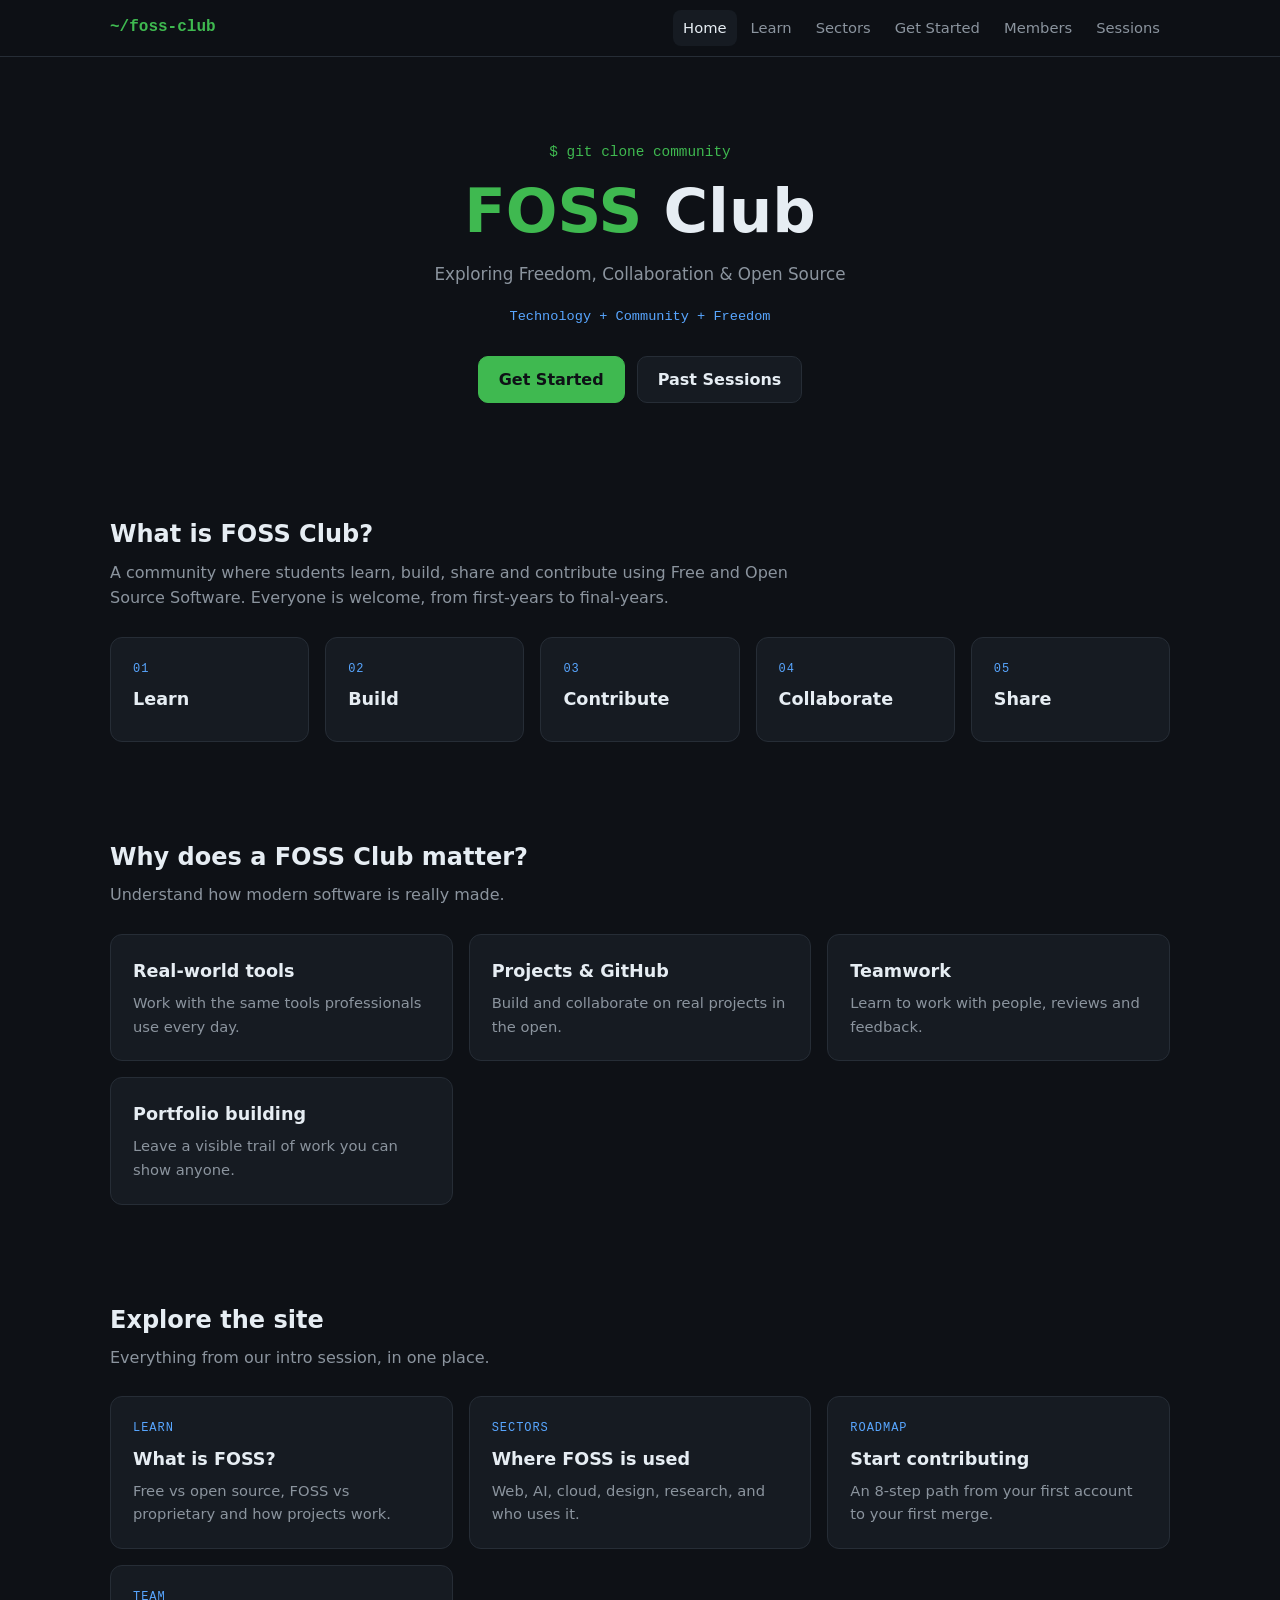
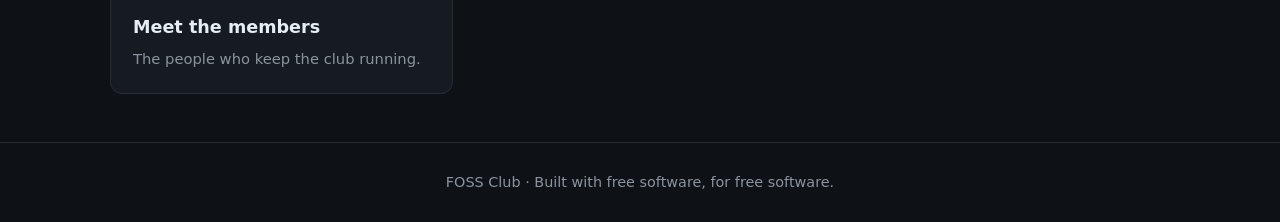
<file: index.html>
<!doctype html>
<html lang="en">
<head>
<meta charset="utf-8">
<meta name="viewport" content="width=device-width, initial-scale=1">
<title>FOSS Club</title>
<link rel="stylesheet" href="style.css">
</head>
<body>
<main>
<header class="hero">
  <div class="wrap">
    <div class="prompt">$ git clone community</div>
    <h1><span>FOSS</span> Club</h1>
    <p class="lead">Exploring Freedom, Collaboration &amp; Open Source</p>
    <div class="trio">Technology + Community + Freedom</div>
    <div class="cta">
      <a class="button primary" href="getstarted.html">Get Started</a>
      <a class="button" href="sessions.html">Past Sessions</a>
    </div>
  </div>
</header>

<section>
  <div class="wrap">
    <h2>What is FOSS Club?</h2>
    <p class="sub">A community where students learn, build, share and contribute using Free and Open Source Software. Everyone is welcome, from first-years to final-years.</p>
    <div class="grid" style="grid-template-columns:repeat(auto-fit,minmax(150px,1fr))">
      <div class="card"><span class="k">01</span><h3>Learn</h3></div>
      <div class="card"><span class="k">02</span><h3>Build</h3></div>
      <div class="card"><span class="k">03</span><h3>Contribute</h3></div>
      <div class="card"><span class="k">04</span><h3>Collaborate</h3></div>
      <div class="card"><span class="k">05</span><h3>Share</h3></div>
    </div>
  </div>
</section>

<section>
  <div class="wrap">
    <h2>Why does a FOSS Club matter?</h2>
    <p class="sub">Understand how modern software is really made.</p>
    <div class="grid two">
      <div class="card"><h3>Real-world tools</h3><p>Work with the same tools professionals use every day.</p></div>
      <div class="card"><h3>Projects &amp; GitHub</h3><p>Build and collaborate on real projects in the open.</p></div>
      <div class="card"><h3>Teamwork</h3><p>Learn to work with people, reviews and feedback.</p></div>
      <div class="card"><h3>Portfolio building</h3><p>Leave a visible trail of work you can show anyone.</p></div>
    </div>
  </div>
</section>

<section>
  <div class="wrap">
    <h2>Explore the site</h2>
    <p class="sub">Everything from our intro session, in one place.</p>
    <div class="grid two">
      <a class="card" href="learn.html"><span class="k">LEARN</span><h3>What is FOSS?</h3><p>Free vs open source, FOSS vs proprietary and how projects work.</p></a>
      <a class="card" href="sectors.html"><span class="k">SECTORS</span><h3>Where FOSS is used</h3><p>Web, AI, cloud, design, research, and who uses it.</p></a>
      <a class="card" href="getstarted.html"><span class="k">ROADMAP</span><h3>Start contributing</h3><p>An 8-step path from your first account to your first merge.</p></a>
      <a class="card" href="members.html"><span class="k">TEAM</span><h3>Meet the members</h3><p>The people who keep the club running.</p></a>
    </div>
  </div>
</section>
</main>
<script src="data.js"></script>
<script src="app.js"></script>
</body>
</html>
</file>
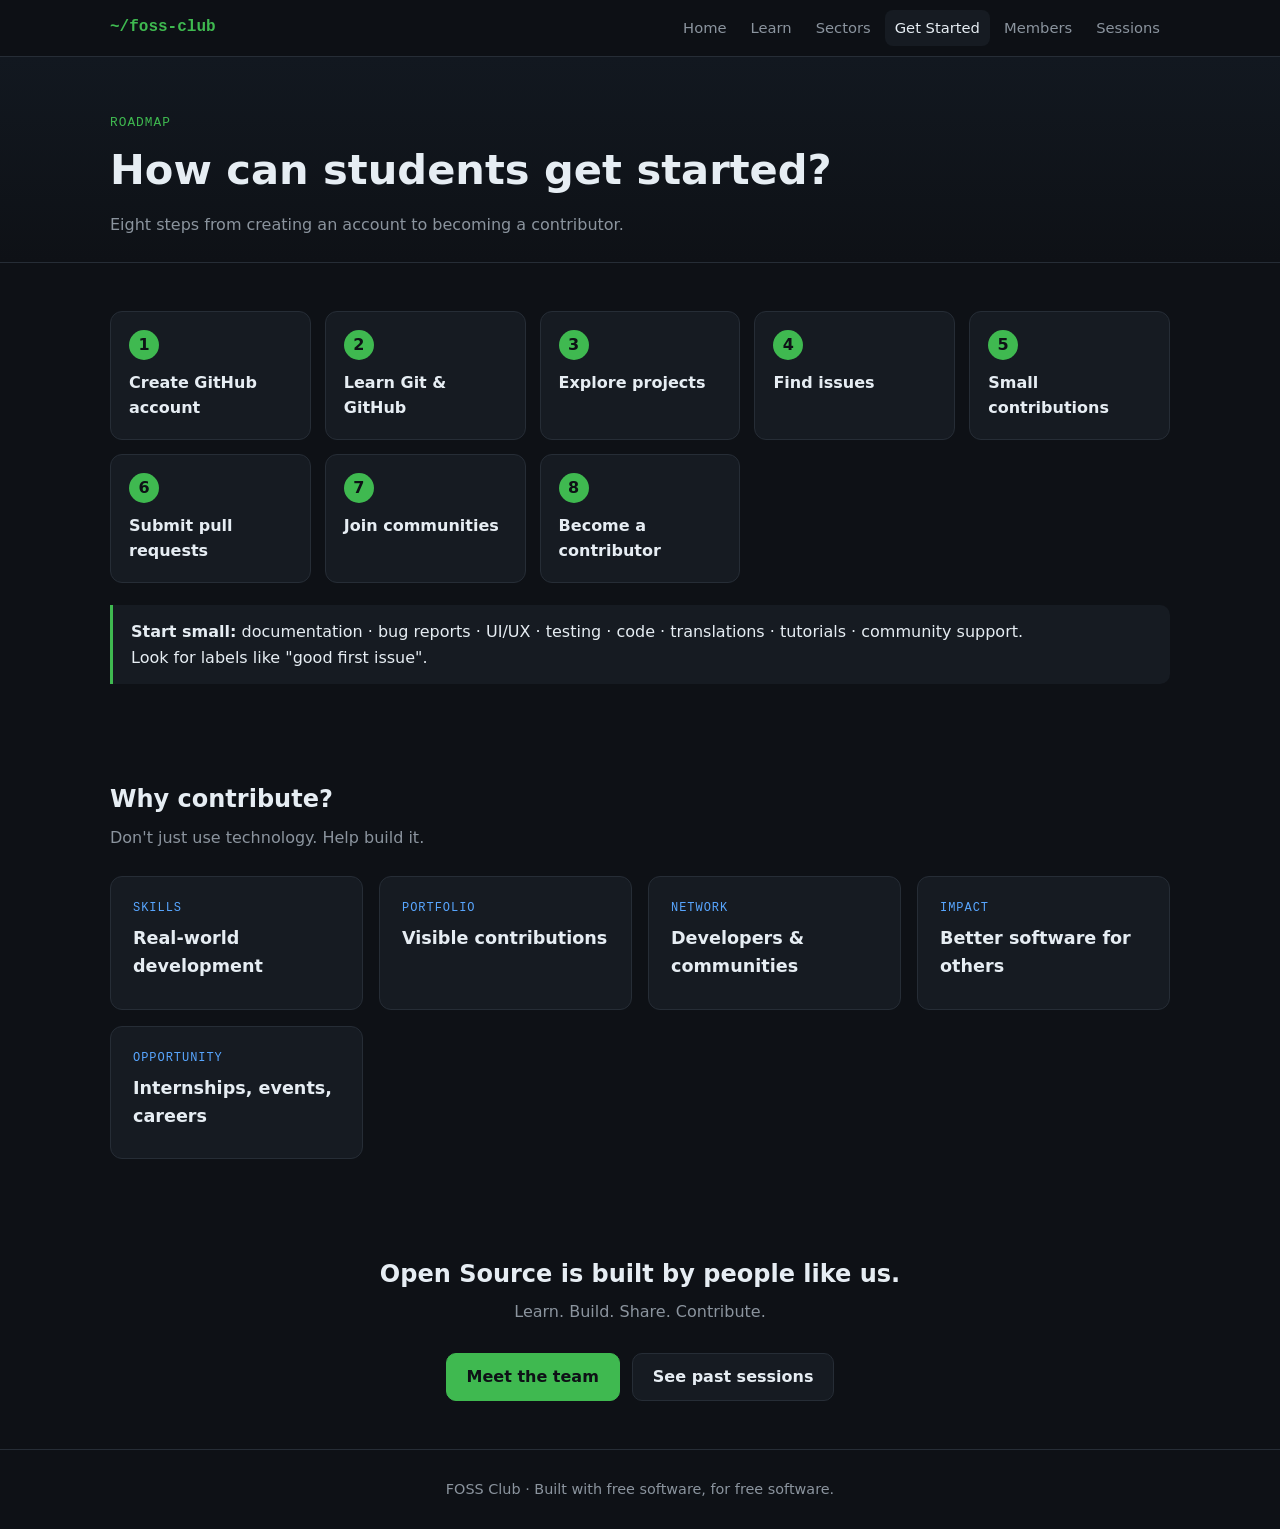
<file: getstarted.html>
<!doctype html>
<html lang="en">
<head>
<meta charset="utf-8">
<meta name="viewport" content="width=device-width, initial-scale=1">
<title>Get Started | FOSS Club</title>
<link rel="stylesheet" href="style.css">
</head>
<body>
<main>
<div class="pagehead"><div class="wrap">
  <div class="tag">ROADMAP</div>
  <h1>How can students get started?</h1>
  <p>Eight steps from creating an account to becoming a contributor.</p>
</div></div>

<section>
  <div class="wrap">
    <div class="steps">
      <div class="step"><b>Create GitHub account</b></div>
      <div class="step"><b>Learn Git &amp; GitHub</b></div>
      <div class="step"><b>Explore projects</b></div>
      <div class="step"><b>Find issues</b></div>
      <div class="step"><b>Small contributions</b></div>
      <div class="step"><b>Submit pull requests</b></div>
      <div class="step"><b>Join communities</b></div>
      <div class="step"><b>Become a contributor</b></div>
    </div>
    <div class="note"><b>Start small:</b> documentation · bug reports · UI/UX · testing · code · translations · tutorials · community support.<br>Look for labels like "good first issue".</div>
  </div>
</section>

<section>
  <div class="wrap">
    <h2>Why contribute?</h2>
    <p class="sub">Don't just use technology. Help build it.</p>
    <div class="grid">
      <div class="card"><span class="k">SKILLS</span><h3>Real-world development</h3></div>
      <div class="card"><span class="k">PORTFOLIO</span><h3>Visible contributions</h3></div>
      <div class="card"><span class="k">NETWORK</span><h3>Developers &amp; communities</h3></div>
      <div class="card"><span class="k">IMPACT</span><h3>Better software for others</h3></div>
      <div class="card"><span class="k">OPPORTUNITY</span><h3>Internships, events, careers</h3></div>
    </div>
  </div>
</section>

<section>
  <div class="wrap" style="text-align:center">
    <h2>Open Source is built by people like us.</h2>
    <p class="sub" style="margin-left:auto;margin-right:auto">Learn. Build. Share. Contribute.</p>
    <div class="cta"><a class="button primary" href="members.html">Meet the team</a><a class="button" href="sessions.html">See past sessions</a></div>
  </div>
</section>
</main>
<script src="data.js"></script>
<script src="app.js"></script>
</body>
</html>
</file>
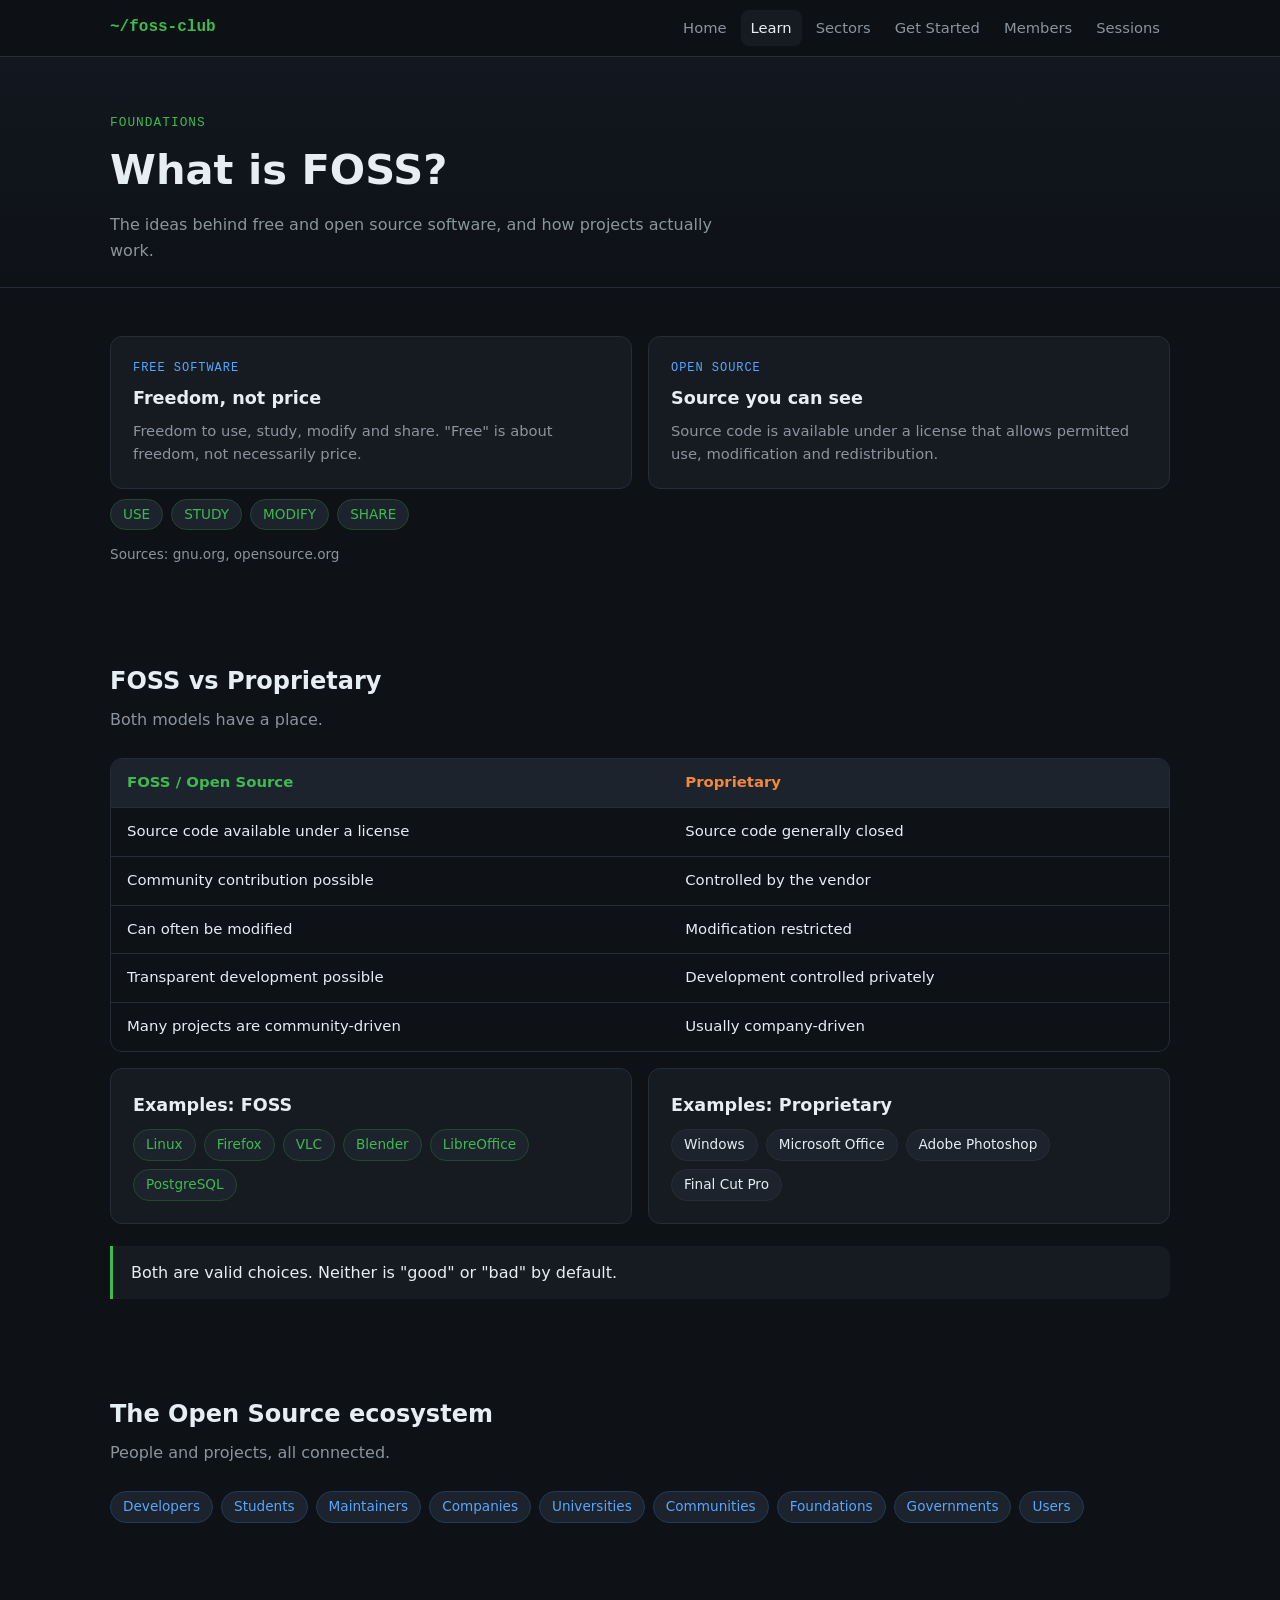
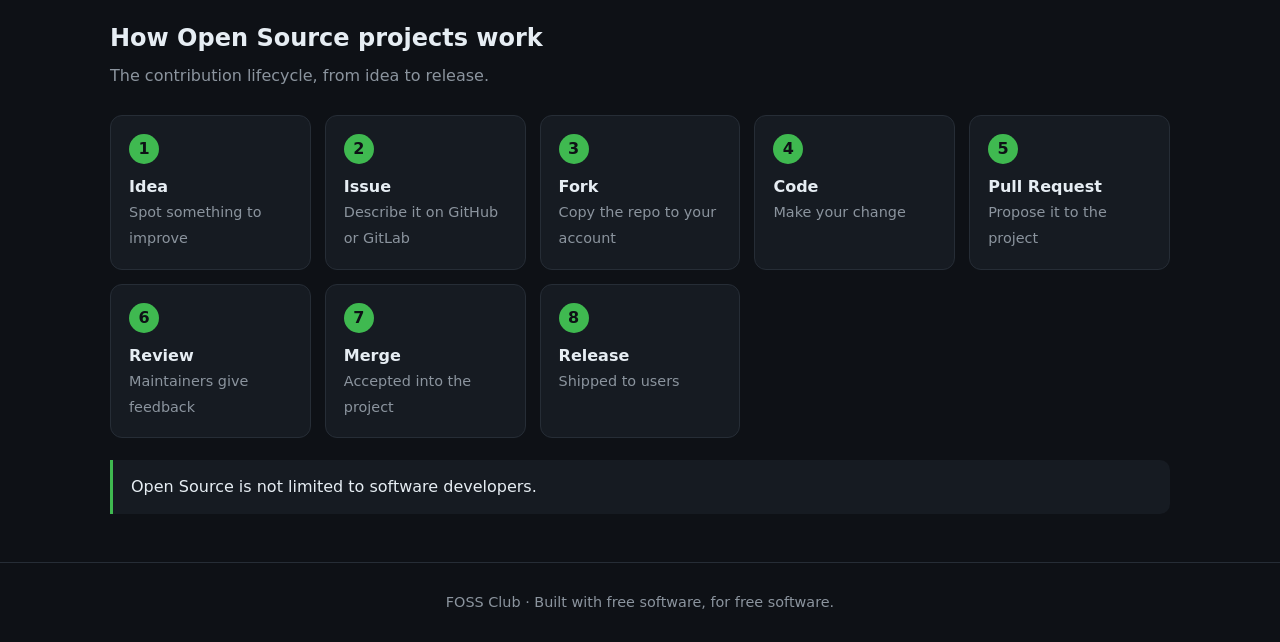
<file: learn.html>
<!doctype html>
<html lang="en">
<head>
<meta charset="utf-8">
<meta name="viewport" content="width=device-width, initial-scale=1">
<title>Learn | FOSS Club</title>
<link rel="stylesheet" href="style.css">
</head>
<body>
<main>
<div class="pagehead"><div class="wrap">
  <div class="tag">FOUNDATIONS</div>
  <h1>What is FOSS?</h1>
  <p>The ideas behind free and open source software, and how projects actually work.</p>
</div></div>

<section>
  <div class="wrap">
    <div class="grid two">
      <div class="card"><span class="k">FREE SOFTWARE</span><h3>Freedom, not price</h3>
        <p>Freedom to use, study, modify and share. "Free" is about freedom, not necessarily price.</p></div>
      <div class="card"><span class="k">OPEN SOURCE</span><h3>Source you can see</h3>
        <p>Source code is available under a license that allows permitted use, modification and redistribution.</p></div>
    </div>
    <div class="chips"><span class="chip g">USE</span><span class="chip g">STUDY</span><span class="chip g">MODIFY</span><span class="chip g">SHARE</span></div>
    <p class="fine">Sources: gnu.org, opensource.org</p>
  </div>
</section>

<section>
  <div class="wrap">
    <h2>FOSS vs Proprietary</h2>
    <p class="sub">Both models have a place.</p>
    <div class="tablewrap"><table>
      <tr><th class="f">FOSS / Open Source</th><th class="p">Proprietary</th></tr>
      <tr><td>Source code available under a license</td><td>Source code generally closed</td></tr>
      <tr><td>Community contribution possible</td><td>Controlled by the vendor</td></tr>
      <tr><td>Can often be modified</td><td>Modification restricted</td></tr>
      <tr><td>Transparent development possible</td><td>Development controlled privately</td></tr>
      <tr><td>Many projects are community-driven</td><td>Usually company-driven</td></tr>
    </table></div>
    <div class="grid two" style="margin-top:16px">
      <div class="card"><h3>Examples: FOSS</h3><div class="chips">
        <span class="chip g">Linux</span><span class="chip g">Firefox</span><span class="chip g">VLC</span><span class="chip g">Blender</span><span class="chip g">LibreOffice</span><span class="chip g">PostgreSQL</span></div></div>
      <div class="card"><h3>Examples: Proprietary</h3><div class="chips">
        <span class="chip">Windows</span><span class="chip">Microsoft Office</span><span class="chip">Adobe Photoshop</span><span class="chip">Final Cut Pro</span></div></div>
    </div>
    <div class="note">Both are valid choices. Neither is "good" or "bad" by default.</div>
  </div>
</section>

<section>
  <div class="wrap">
    <h2>The Open Source ecosystem</h2>
    <p class="sub">People and projects, all connected.</p>
    <div class="chips">
      <span class="chip b">Developers</span><span class="chip b">Students</span><span class="chip b">Maintainers</span>
      <span class="chip b">Companies</span><span class="chip b">Universities</span><span class="chip b">Communities</span>
      <span class="chip b">Foundations</span><span class="chip b">Governments</span><span class="chip b">Users</span>
    </div>
  </div>
</section>

<section>
  <div class="wrap">
    <h2>How Open Source projects work</h2>
    <p class="sub">The contribution lifecycle, from idea to release.</p>
    <div class="steps">
      <div class="step"><b>Idea</b><span>Spot something to improve</span></div>
      <div class="step"><b>Issue</b><span>Describe it on GitHub or GitLab</span></div>
      <div class="step"><b>Fork</b><span>Copy the repo to your account</span></div>
      <div class="step"><b>Code</b><span>Make your change</span></div>
      <div class="step"><b>Pull Request</b><span>Propose it to the project</span></div>
      <div class="step"><b>Review</b><span>Maintainers give feedback</span></div>
      <div class="step"><b>Merge</b><span>Accepted into the project</span></div>
      <div class="step"><b>Release</b><span>Shipped to users</span></div>
    </div>
    <div class="note">Open Source is not limited to software developers.</div>
  </div>
</section>
</main>
<script src="data.js"></script>
<script src="app.js"></script>
</body>
</html>
</file>
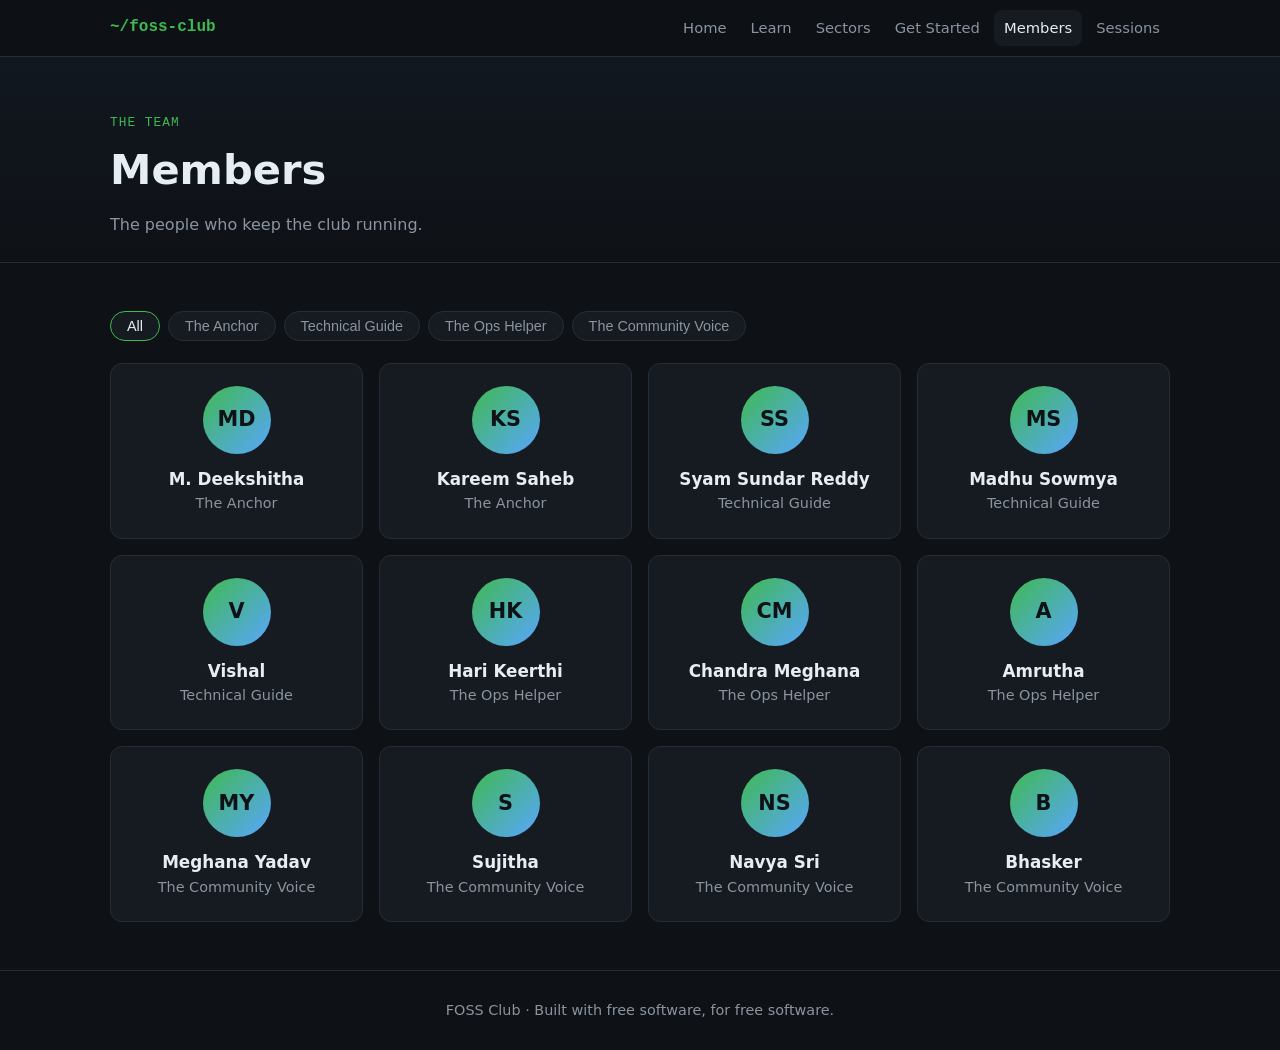
<file: members.html>
<!doctype html>
<html lang="en">
<head>
<meta charset="utf-8">
<meta name="viewport" content="width=device-width, initial-scale=1">
<title>Members | FOSS Club</title>
<link rel="stylesheet" href="style.css">
</head>
<body>
<main>
<div class="pagehead"><div class="wrap">
  <div class="tag">THE TEAM</div>
  <h1>Members</h1>
  <p>The people who keep the club running.</p>
</div></div>

<section>
  <div class="wrap">
    <div class="filters" id="filters"></div>
    <div class="grid" id="memberGrid"></div>
  </div>
</section>
</main>
<script src="data.js"></script>
<script src="app.js"></script>
</body>
</html>
</file>
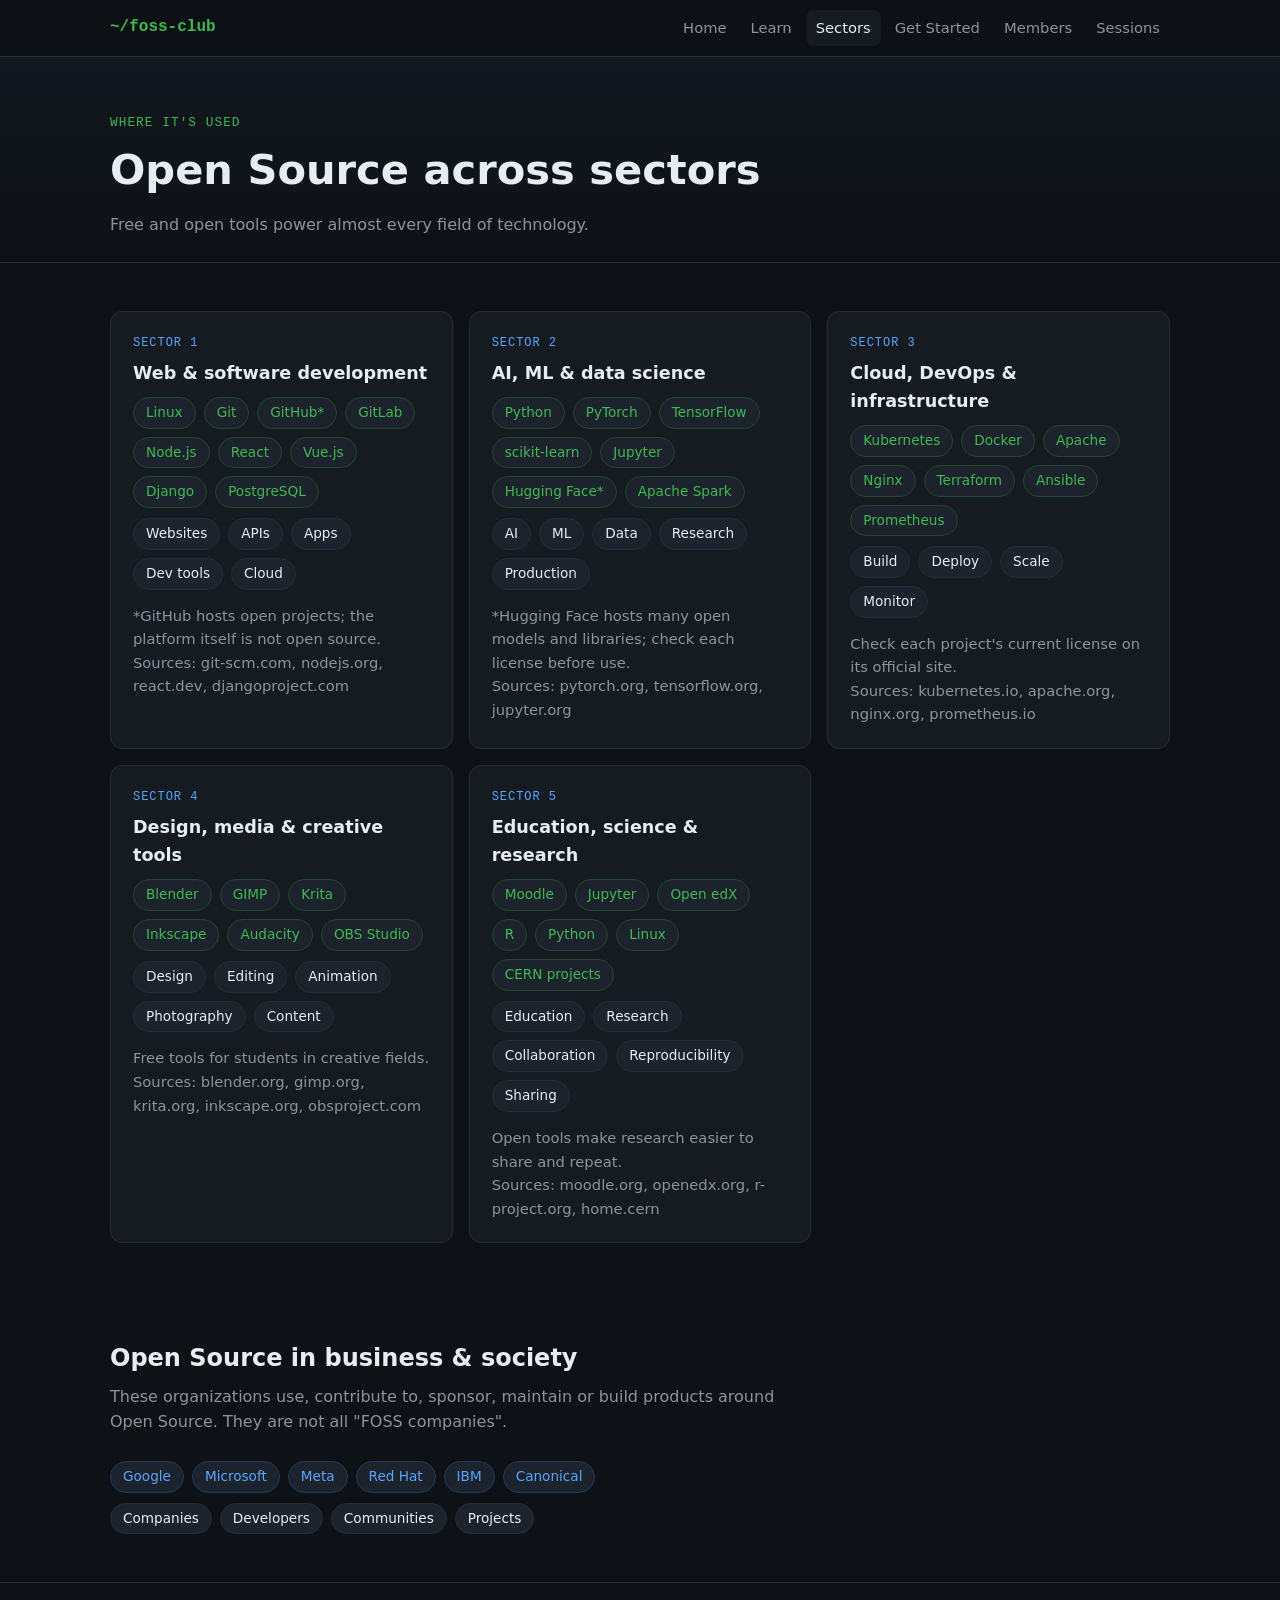
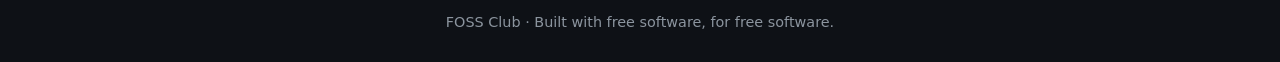
<file: sectors.html>
<!doctype html>
<html lang="en">
<head>
<meta charset="utf-8">
<meta name="viewport" content="width=device-width, initial-scale=1">
<title>Sectors | FOSS Club</title>
<link rel="stylesheet" href="style.css">
</head>
<body>
<main>
<div class="pagehead"><div class="wrap">
  <div class="tag">WHERE IT'S USED</div>
  <h1>Open Source across sectors</h1>
  <p>Free and open tools power almost every field of technology.</p>
</div></div>

<section>
  <div class="wrap">
    <div class="grid two">
      <div class="card"><span class="k">SECTOR 1</span><h3>Web &amp; software development</h3>
        <div class="chips"><span class="chip g">Linux</span><span class="chip g">Git</span><span class="chip g">GitHub*</span><span class="chip g">GitLab</span><span class="chip g">Node.js</span><span class="chip g">React</span><span class="chip g">Vue.js</span><span class="chip g">Django</span><span class="chip g">PostgreSQL</span></div>
        <div class="chips"><span class="chip">Websites</span><span class="chip">APIs</span><span class="chip">Apps</span><span class="chip">Dev tools</span><span class="chip">Cloud</span></div>
        <p class="fine">*GitHub hosts open projects; the platform itself is not open source.<br>Sources: git-scm.com, nodejs.org, react.dev, djangoproject.com</p></div>

      <div class="card"><span class="k">SECTOR 2</span><h3>AI, ML &amp; data science</h3>
        <div class="chips"><span class="chip g">Python</span><span class="chip g">PyTorch</span><span class="chip g">TensorFlow</span><span class="chip g">scikit-learn</span><span class="chip g">Jupyter</span><span class="chip g">Hugging Face*</span><span class="chip g">Apache Spark</span></div>
        <div class="chips"><span class="chip">AI</span><span class="chip">ML</span><span class="chip">Data</span><span class="chip">Research</span><span class="chip">Production</span></div>
        <p class="fine">*Hugging Face hosts many open models and libraries; check each license before use.<br>Sources: pytorch.org, tensorflow.org, jupyter.org</p></div>

      <div class="card"><span class="k">SECTOR 3</span><h3>Cloud, DevOps &amp; infrastructure</h3>
        <div class="chips"><span class="chip g">Kubernetes</span><span class="chip g">Docker</span><span class="chip g">Apache</span><span class="chip g">Nginx</span><span class="chip g">Terraform</span><span class="chip g">Ansible</span><span class="chip g">Prometheus</span></div>
        <div class="chips"><span class="chip">Build</span><span class="chip">Deploy</span><span class="chip">Scale</span><span class="chip">Monitor</span></div>
        <p class="fine">Check each project's current license on its official site.<br>Sources: kubernetes.io, apache.org, nginx.org, prometheus.io</p></div>

      <div class="card"><span class="k">SECTOR 4</span><h3>Design, media &amp; creative tools</h3>
        <div class="chips"><span class="chip g">Blender</span><span class="chip g">GIMP</span><span class="chip g">Krita</span><span class="chip g">Inkscape</span><span class="chip g">Audacity</span><span class="chip g">OBS Studio</span></div>
        <div class="chips"><span class="chip">Design</span><span class="chip">Editing</span><span class="chip">Animation</span><span class="chip">Photography</span><span class="chip">Content</span></div>
        <p class="fine">Free tools for students in creative fields.<br>Sources: blender.org, gimp.org, krita.org, inkscape.org, obsproject.com</p></div>

      <div class="card"><span class="k">SECTOR 5</span><h3>Education, science &amp; research</h3>
        <div class="chips"><span class="chip g">Moodle</span><span class="chip g">Jupyter</span><span class="chip g">Open edX</span><span class="chip g">R</span><span class="chip g">Python</span><span class="chip g">Linux</span><span class="chip g">CERN projects</span></div>
        <div class="chips"><span class="chip">Education</span><span class="chip">Research</span><span class="chip">Collaboration</span><span class="chip">Reproducibility</span><span class="chip">Sharing</span></div>
        <p class="fine">Open tools make research easier to share and repeat.<br>Sources: moodle.org, openedx.org, r-project.org, home.cern</p></div>
    </div>
  </div>
</section>

<section>
  <div class="wrap">
    <h2>Open Source in business &amp; society</h2>
    <p class="sub">These organizations use, contribute to, sponsor, maintain or build products around Open Source. They are not all "FOSS companies".</p>
    <div class="chips">
      <span class="chip b">Google</span><span class="chip b">Microsoft</span><span class="chip b">Meta</span>
      <span class="chip b">Red Hat</span><span class="chip b">IBM</span><span class="chip b">Canonical</span>
    </div>
    <div class="chips"><span class="chip">Companies</span><span class="chip">Developers</span><span class="chip">Communities</span><span class="chip">Projects</span></div>
  </div>
</section>
</main>
<script src="data.js"></script>
<script src="app.js"></script>
</body>
</html>
</file>
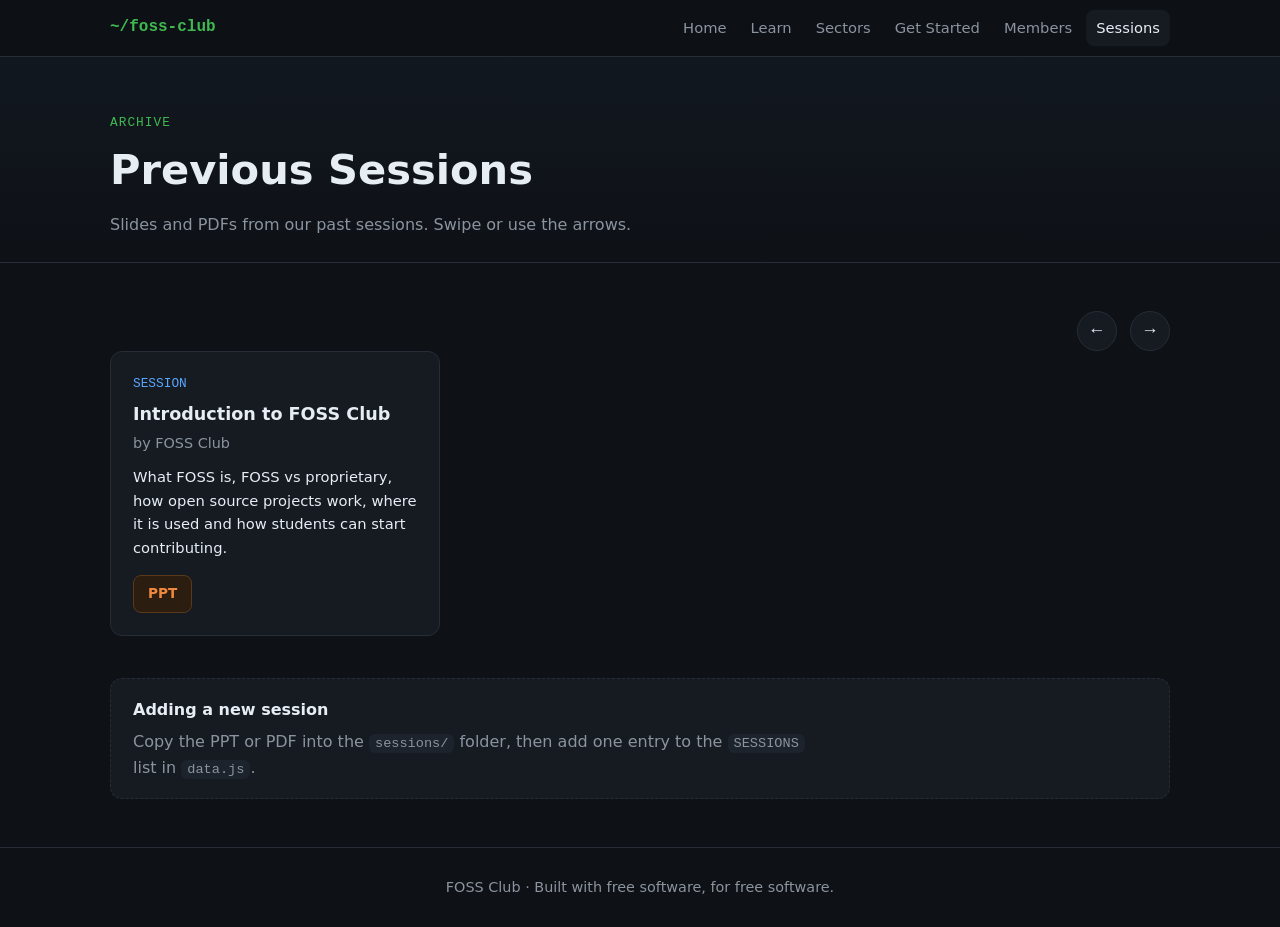
<file: sessions.html>
<!doctype html>
<html lang="en">
<head>
<meta charset="utf-8">
<meta name="viewport" content="width=device-width, initial-scale=1">
<title>Sessions | FOSS Club</title>
<link rel="stylesheet" href="style.css">
</head>
<body>
<main>
<div class="pagehead"><div class="wrap">
  <div class="tag">ARCHIVE</div>
  <h1>Previous Sessions</h1>
  <p>Slides and PDFs from our past sessions. Swipe or use the arrows.</p>
</div></div>

<section>
  <div class="wrap">
    <div class="slider-head">
      <div></div>
      <div class="arrows">
        <button id="prev" aria-label="Previous">&larr;</button>
        <button id="next" aria-label="Next">&rarr;</button>
      </div>
    </div>
    <div class="track" id="track"></div>

    <div class="howto">
      <b>Adding a new session</b>
      <p class="sub" style="margin:6px 0 0">Copy the PPT or PDF into the <code>sessions/</code> folder, then add one entry to the <code>SESSIONS</code> list in <code>data.js</code>.</p>
    </div>
  </div>
</section>
</main>
<script src="data.js"></script>
<script src="app.js"></script>
</body>
</html>
</file>
<file: style.css>
:root{
  --bg:#0e1116; --card:#161b22; --card2:#1c232c; --line:#262d36; --text:#e6edf3; --muted:#8b949e;
  --accent:#3fb950; --accent2:#58a6ff; --warn:#f0883e;
}
*{box-sizing:border-box;margin:0;padding:0}
html{scroll-behavior:smooth}
body{background:var(--bg);color:var(--text);font-family:system-ui,-apple-system,Segoe UI,Roboto,sans-serif;line-height:1.6;min-height:100vh;display:flex;flex-direction:column}
main{flex:1}
a{color:inherit;text-decoration:none}
.wrap{max-width:1100px;margin:0 auto;padding:0 20px}
.mono{font-family:ui-monospace,Menlo,Consolas,monospace}

/* nav */
nav{position:sticky;top:0;background:rgba(14,17,22,.92);backdrop-filter:blur(8px);border-bottom:1px solid var(--line);z-index:20}
nav .wrap{display:flex;justify-content:space-between;align-items:center;height:56px}
.logo{font-family:ui-monospace,Menlo,Consolas,monospace;font-weight:700;color:var(--accent)}
.links{display:flex;gap:4px;align-items:center}
.links a{color:var(--muted);font-size:.92rem;padding:6px 10px;border-radius:8px}
.links a:hover{color:var(--text)}
.links a.active{color:var(--text);background:var(--card)}
.burger{display:none;background:none;border:1px solid var(--line);color:var(--text);border-radius:8px;width:38px;height:36px;font-size:1.1rem;cursor:pointer}
@media(max-width:760px){
  .burger{display:block}
  .links{display:none;position:absolute;top:56px;left:0;right:0;background:var(--bg);border-bottom:1px solid var(--line);flex-direction:column;align-items:stretch;padding:8px 20px 14px}
  .links.open{display:flex}
  .links a{padding:10px}
}

/* hero + page header */
.hero{padding:84px 0 64px;text-align:center}
.hero h1{font-size:clamp(2.2rem,7vw,3.8rem);line-height:1.1}
.hero h1 span{color:var(--accent)}
.hero p.lead{color:var(--muted);max-width:600px;margin:16px auto 0;font-size:1.05rem}
.prompt{font-family:ui-monospace,Menlo,Consolas,monospace;color:var(--accent);margin-bottom:14px;font-size:.9rem}
.trio{margin-top:18px;color:var(--accent2);font-family:ui-monospace,Menlo,Consolas,monospace;font-size:.85rem}
.cta{display:flex;gap:12px;justify-content:center;flex-wrap:wrap;margin-top:28px}
.button{padding:10px 20px;border-radius:10px;font-weight:600;border:1px solid var(--line);background:var(--card)}
.button.primary{background:var(--accent);color:#0e1116;border-color:var(--accent)}
.button:hover{filter:brightness(1.15)}
.pagehead{padding:56px 0 24px;border-bottom:1px solid var(--line);background:linear-gradient(180deg,#121820,var(--bg))}
.pagehead .tag{font-family:ui-monospace,Menlo,Consolas,monospace;color:var(--accent);font-size:.8rem;letter-spacing:.08em}
.pagehead h1{font-size:clamp(1.8rem,5vw,2.6rem);margin-top:4px}
.pagehead p{color:var(--muted);margin-top:8px;max-width:640px}

section{padding:48px 0}
h2{font-size:1.5rem;margin-bottom:6px}
h3{font-size:1.1rem}
.sub{color:var(--muted);margin-bottom:26px;max-width:680px}
.note{margin-top:22px;padding:14px 18px;border-left:3px solid var(--accent);background:var(--card);border-radius:0 10px 10px 0;color:var(--text)}
.fine{color:var(--muted);font-size:.85rem;margin-top:14px}

/* cards */
.grid{display:grid;grid-template-columns:repeat(auto-fill,minmax(220px,1fr));gap:16px}
.grid.two{grid-template-columns:repeat(auto-fit,minmax(280px,1fr))}
.card{background:var(--card);border:1px solid var(--line);border-radius:12px;padding:22px;transition:.2s}
.card:hover{border-color:var(--accent)}
.card h3{margin-bottom:6px}
.card p{color:var(--muted);font-size:.92rem}
.card .k{font-family:ui-monospace,Menlo,Consolas,monospace;color:var(--accent2);font-size:.75rem;letter-spacing:.08em;display:block;margin-bottom:6px}
.chips{display:flex;flex-wrap:wrap;gap:8px;margin-top:10px}
.chip{background:var(--card2);border:1px solid var(--line);border-radius:999px;padding:4px 12px;font-size:.85rem}
.chip.g{color:var(--accent);border-color:#23472b}
.chip.b{color:var(--accent2);border-color:#1f3a5c}

/* compare table */
.tablewrap{overflow-x:auto;border:1px solid var(--line);border-radius:12px}
table{width:100%;border-collapse:collapse;min-width:520px}
th,td{padding:12px 16px;text-align:left;border-bottom:1px solid var(--line);font-size:.93rem}
th{background:var(--card2)}
th.f{color:var(--accent)} th.p{color:var(--warn)}
tr:last-child td{border-bottom:0}

/* steps */
.steps{display:grid;grid-template-columns:repeat(auto-fit,minmax(200px,1fr));gap:14px;counter-reset:s}
.step{background:var(--card);border:1px solid var(--line);border-radius:12px;padding:18px;position:relative}
.step::before{counter-increment:s;content:counter(s);display:grid;place-items:center;width:30px;height:30px;border-radius:50%;
  background:var(--accent);color:#0e1116;font-weight:700;margin-bottom:10px}
.step b{display:block}
.step span{color:var(--muted);font-size:.9rem}

/* members */
.filters{display:flex;gap:8px;flex-wrap:wrap;margin-bottom:22px}
.filters button{background:var(--card);border:1px solid var(--line);color:var(--muted);border-radius:999px;padding:6px 16px;cursor:pointer;font-size:.9rem}
.filters button.on,.filters button:hover{color:var(--text);border-color:var(--accent)}
.member{background:var(--card);border:1px solid var(--line);border-radius:12px;padding:22px;text-align:center;transition:.2s}
.member:hover{border-color:var(--accent);transform:translateY(-3px)}
.avatar{width:68px;height:68px;border-radius:50%;margin:0 auto 12px;display:grid;place-items:center;font-weight:700;font-size:1.3rem;
  background:linear-gradient(135deg,var(--accent),var(--accent2));color:#0e1116;overflow:hidden}
.avatar img{width:100%;height:100%;object-fit:cover}
.member h3{font-size:1.05rem}
.member p{color:var(--muted);font-size:.9rem}

/* sessions slider */
.slider-head{display:flex;justify-content:space-between;align-items:flex-end;gap:12px}
.arrows button{background:var(--card);border:1px solid var(--line);color:var(--text);width:40px;height:40px;border-radius:50%;font-size:1.1rem;cursor:pointer;margin-left:8px}
.arrows button:hover{border-color:var(--accent)}
.track{display:flex;gap:16px;overflow-x:auto;scroll-snap-type:x mandatory;padding-bottom:12px;scrollbar-width:thin}
.slide{flex:0 0 min(330px,85%);scroll-snap-align:start;background:var(--card);border:1px solid var(--line);border-radius:12px;padding:22px;display:flex;flex-direction:column}
.slide .date{font-family:ui-monospace,Menlo,Consolas,monospace;color:var(--accent2);font-size:.8rem}
.slide h3{margin:6px 0 4px}
.slide .by{color:var(--muted);font-size:.9rem}
.slide .desc{margin:10px 0 16px;font-size:.92rem;flex:1}
.btns{display:flex;gap:8px;flex-wrap:wrap}
.btn{padding:7px 14px;border-radius:8px;font-size:.85rem;font-weight:600;border:1px solid var(--line)}
.btn.pdf{background:#2d1517;color:#ff7b72;border-color:#5a2226}
.btn.ppt{background:#2b1d0f;color:#f0883e;border-color:#5a3a1a}
.btn:hover{filter:brightness(1.25)}
.empty{color:var(--muted)}
.howto{margin-top:30px;background:var(--card);border:1px dashed var(--line);border-radius:12px;padding:18px 22px}
.howto code{background:var(--card2);padding:2px 6px;border-radius:6px;font-size:.85rem}

footer{border-top:1px solid var(--line);padding:28px 0;text-align:center;color:var(--muted);font-size:.9rem}
</file>
